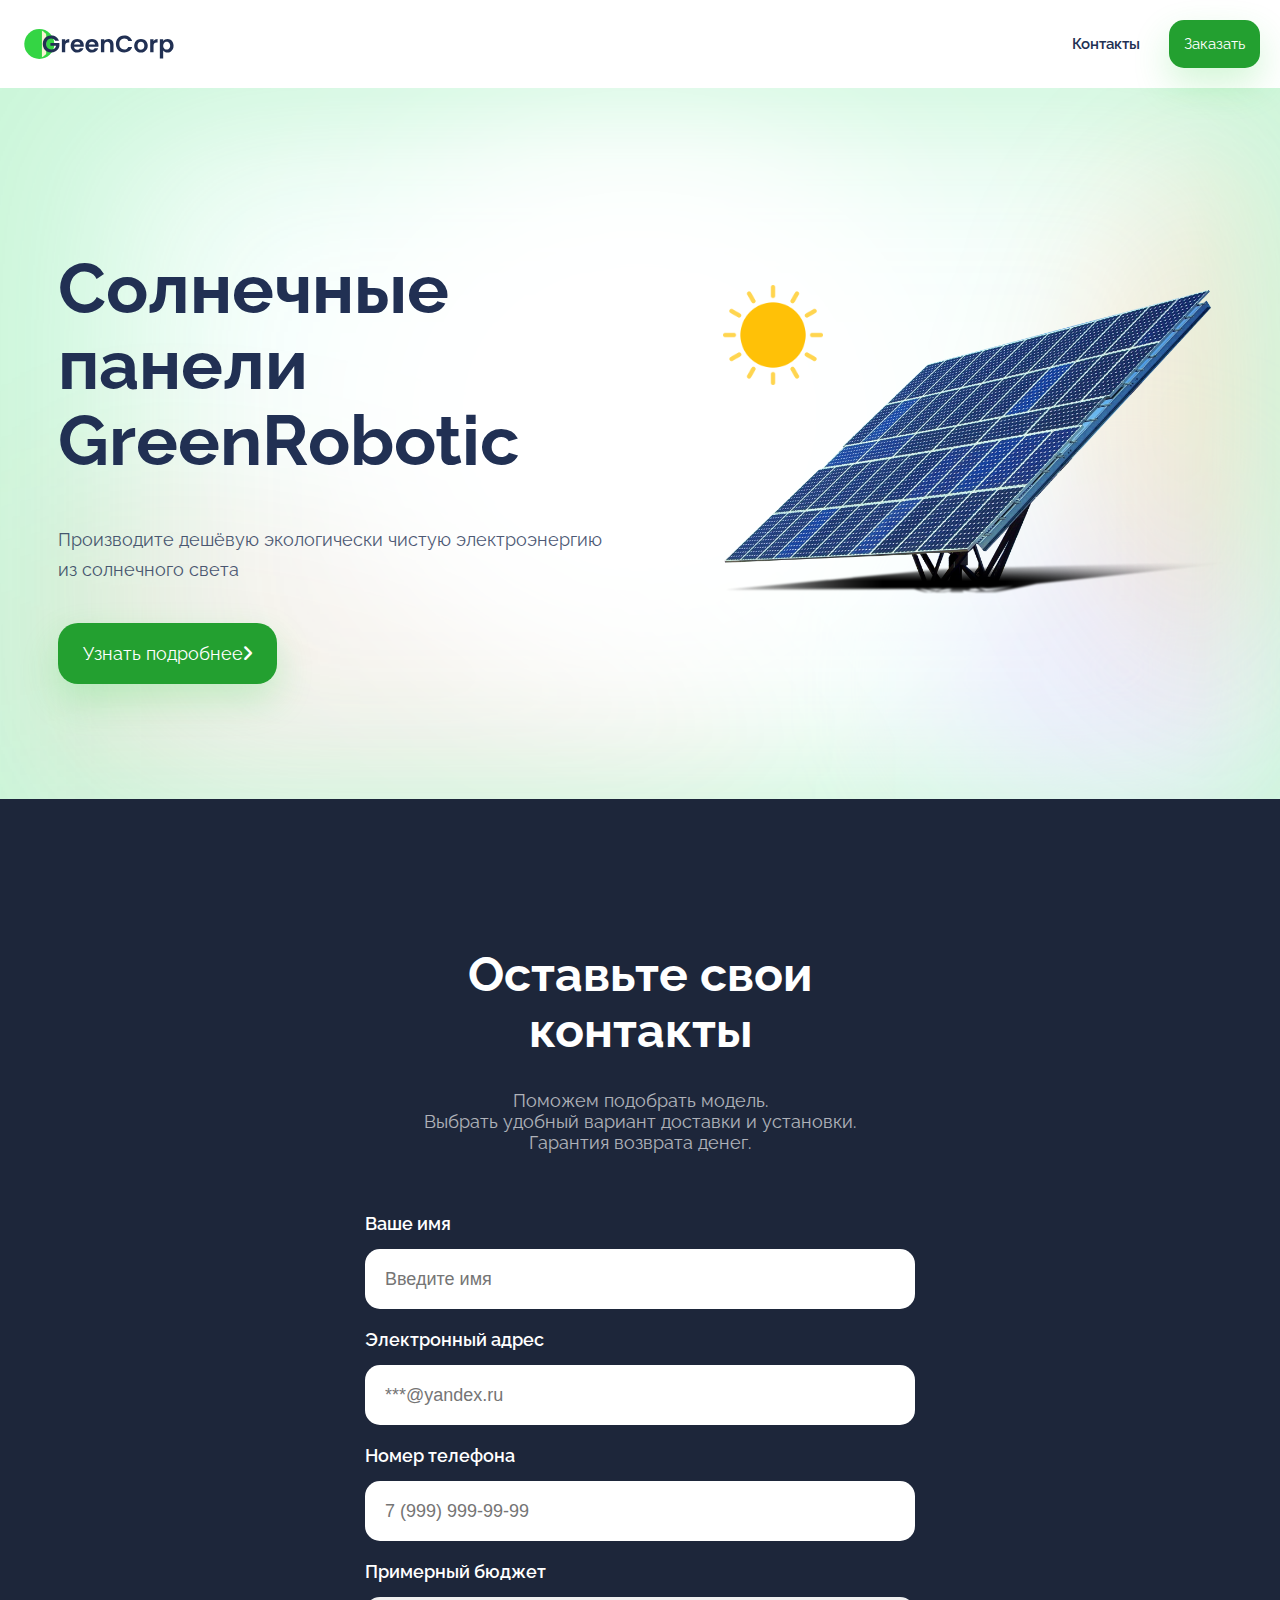
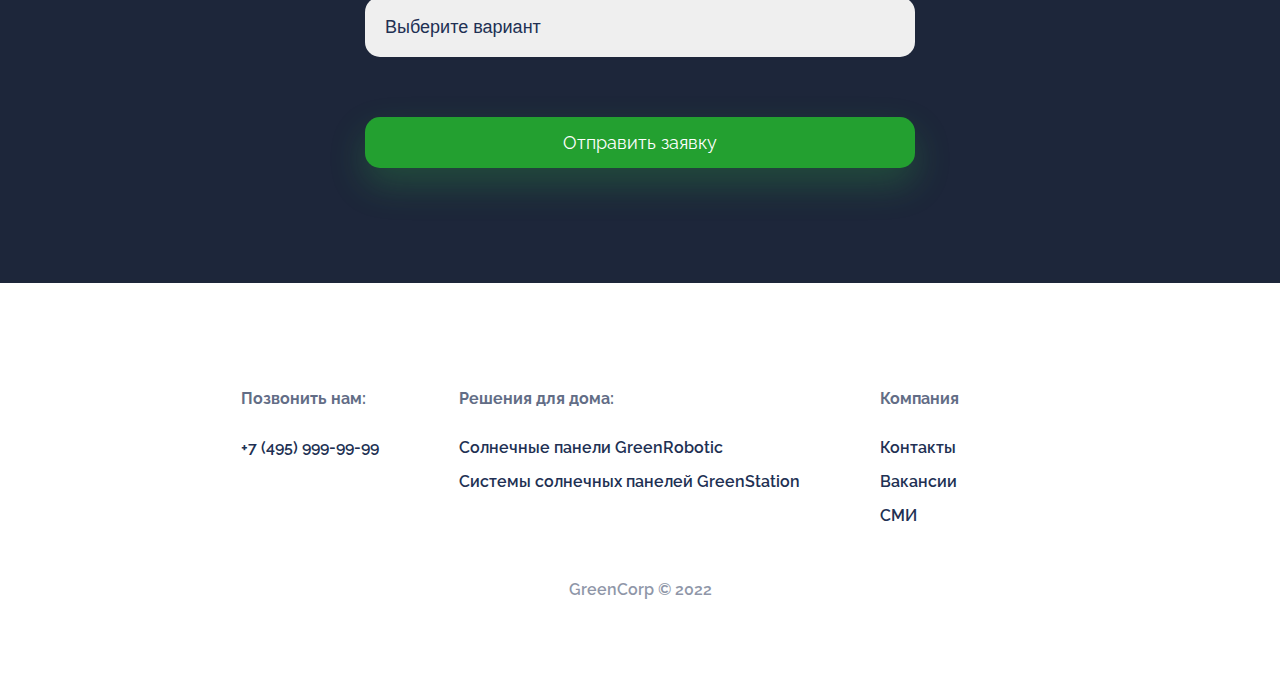
<file: index.html>
<!DOCTYPE html>
<html lang="ru">
  <head>
    <meta name="viewport" content="width=device-width, initial-scale=1.0"> 
    <title>Солнечные батареи GreenCorp</title>
    <link rel="stylesheet" href="main.css">
    <link rel="stylesheet" href="fonts/css/all.css">
    <link href="https://fonts.googleapis.com/css2?family=Raleway:wght@100;300;400;500;600;700;800&display=swap" rel="stylesheet">
    <link
    rel="stylesheet"
    href="https://cdnjs.cloudflare.com/ajax/libs/animate.css/4.1.1/animate.min.css"
  />
  </head>
  <body>
    <header>
      <img class="header__logo" src="img/logo.svg">
      <div class="header_controls">
        <a href="#contacts">Контакты</a> 
        <button>Заказать</button>
      </div>
    </header>
    <section class="about">
      <div class="about__info animate__animated animate__fadeInLeft">
        <h1>Солнечные панели GreenRobotic</h1>
        <p>Производите дешёвую экологически чистую электроэнергию из солнечного света</p>
        <button>Узнать подробнее<i class="fa-solid fa-angle-right"></i></button>
      </div>
      <div class="about__images animate__animated animate__fadeInRight" >
        <img class="about__sun-image" src="img/sun.png">
        <img class="about__image" src="img/solar-panel.png">
      </div>
    </section>

    <section class="form">
      <div class="form__container">
        <h1>Оставьте свои контакты</h1>
        <p> Поможем подобрать модель.<br>Выбрать удобный вариант доставки и установки.<br>Гарантия возврата денег.</p>
        <form>
          <div class="form__group">
            <label for="name">Ваше имя</label>
            <input id="name" type="text" placeholder="Введите имя">
          </div>
          <div class="form__group">
            <label for="email">Электронный адрес</label>
            <input id="email" type="email" placeholder="***@yandex.ru">
          </div>
          <div class="form__group">
            <label for="phone">Номер телефона</label>
            <input type="tel" placeholder="7 (999) 999-99-99" id="phone"> 
          </div>
          <div class="form__group">
            <label for="budjet">Примерный бюджет</label>
            <select id="budjet">
              <option value="" disabled selected>Выберите вариант</option>
              <option value="10-30">10 000р - 30 000р</option>
              <option value="30-60">30 000р - 60 000р</option>
              <option value="60-100">60 000р - 100 000р</option>
              <option value="100+">100 000р</option>
            </select>
          </div>
          <button class="form__submit" type="submit">Отправить заявку</button>
        </form>
      </div>
    </section>
  </body>
  <footer>
    <div class="footer__container">
      <div class="footer__group">
        <h3>Позвонить нам:</h3>
        <div class="footer__links">
          <a href="tel:74959999999">+7 (495) 999-99-99</a>
        </div>
      </div>
      <div class="footer__group">
        <h3>Решения для дома:</h3>
        <div class="footer__links">
          <a href="#">Солнечные панели GreenRobotic</a>
          <a href="#">Системы солнечных панелей GreenStation</a>
        </div>
      </div>
      <div class="footer__group">
        <h3>Компания</h3>
        <div class="footer__links">
          <a href="#">Контакты</a>
          <a href="#">Вакансии</a>
          <a href="#">СМИ</a>
        </div> 
      </div>
    </div>
    <div class="footer__copyright">
      GreenCorp © 2022
    </div>
  </footer>
</file>
<file: main.css>
select {
    appearance: none;
    outline: none;
}

input {
    outline: none;
}

.form input, .form select {
    font-size: 18px;
    color: #213053;
    height: 60px;
    padding: 0 20px;
    border-radius: 15px;
    border: none;
}

.form__submit {
    font-size: 18px;
    font-weight: 600px;
    margin-top: 40px;
}

.form label {
    font-size: 18px;
    font-weight: 600;
    margin-bottom: 15px;
}

.form form {
    display: grid;
    grid-gap: 20px;
    margin-top: 60px;
}

.form__group {
    display: flex;
    flex-direction: column;
    text-align: left;
}

.form p {
    font-size: 18px;
    opacity: 0.65;
}
.form h1 {
    font-size: 48px;
}

.form {
    background-color: #1D263A;
    color: white;
    padding-top: 115px;
    padding-bottom: 115px;
    text-align: center;
    display: flex;
    justify-content: center;
    align-items: center;
}

.form__container {
    width: 550px;

  }

.about__info {
    max-width: 550px;
}

.about {
    display: flex;
    align-items: center;    
    justify-content: space-around;
    padding-top: 115px;
    padding-bottom: 115px;
    background: url('img/back.png') no-repeat;
    background-position: center;
    background-size: cover;
}
.about button {
    font-size: 18px;
    padding: 20px 25px;
    border-radius: 20px;
    margin-top: 20px;
}

.about p {
    font-size: 18px;
    line-height: 30px;
    opacity: 0.8;
}

.about h1 {
    font-size: 70px;
    line-height: 76px;
}
.about__image {
    width: 500px;
}

.about__sun-image {
    width: 100px;
    height: 100px;
    animation: rotation 10s infinite linear;
    position: absolute;
}

header {
    display: flex;
    justify-content: space-between;
    align-items: center;
    padding: 20px;
    position: sticky;
    background-color: white;
    top:0;  
    z-index: 1;
}

body {
    font-family: "Raleway", sans-serif;
    color: #213053;
    margin: 0;
}

.header__logo {
    height: 30px;
}

a {
    text-decoration: none;
    color: #213053;
}

header a {
    font-size: 15px;
    font-weight: 600;
    margin-right: 25px;
}

button {
    font-family: "Raleway", sans-serif; 
    font-size: 15px;
    color: #fff;
    background-color: #23a030;
    border: none;
    border-radius: 15px;
    cursor: pointer;
    box-shadow: 0 16px 36px rgb(52 213 68 / 22%);
    padding: 15px;
}

button:hover {
    background-color: #f6980c;
    box-shadow: 0 16px 36px rgba(246 152 12 / 20%);
    transition: background-color 0.3s ease-in;
  }

 footer {
     padding: 90px 20px 90px 20px;
     font-size: 16px;
     font-weight: 600;
 }

 .footer__container {
     display: flex;
     justify-content: center;

 }

 .footer__copyright {
     margin-top: 40px;
     text-align: center;
     opacity: 0.5;
 }

 .footer__group h3 {
     opacity: 0.7;
     font-size: 16px;
     margin-bottom: 30px;
 }

 .footer__group {
    margin-right: 80px;
 }

 .footer__links {
    display: flex;
    flex-direction: column;
 }

 .footer__links a {
    margin-bottom: 15px;
}

@keyframes rotation {
from {transform: rotate(0);}
to {transform: rotate(360deg);}
}

@media (max-width: 720px) {

    .header__logo {
        height: 20px;
    }
    section {
        margin-top: 50px;
        margin-bottom: 50px;
    }
    h1 {
        font-size: 36px;
        line-height: 40px;
    }

    .about__image {
        width: 280px;
    }
    
    .about__sun-image {
        width: 75px;
        height: 75px;
    }

    .about {
        padding-top: 10px;
        padding-bottom: 10px;
    }

    .form {
        padding-top: 10px;
        padding-bottom: 10px;
    }

    .footer__container {
        padding-top: 10px;
        padding-bottom: 10px;
    }
  }

  @media (max-width: 320px) {

    .header__logo {
        height: 20px;
    }
    section {
        margin-top: 50px;
        margin-bottom: 50px;
    }
    h1 {
        font-size: 36px;
        line-height: 40px;
    }

    .about__image {
        width: 280px;
    }
    
    .about__sun-image {
        width: 75px;
        height: 75px;
    }

    .about {
        padding: 10px 0px 10px 0;
    }

    .form {
        padding: 10px 0px 10px 0;
    }
  }
</file>
